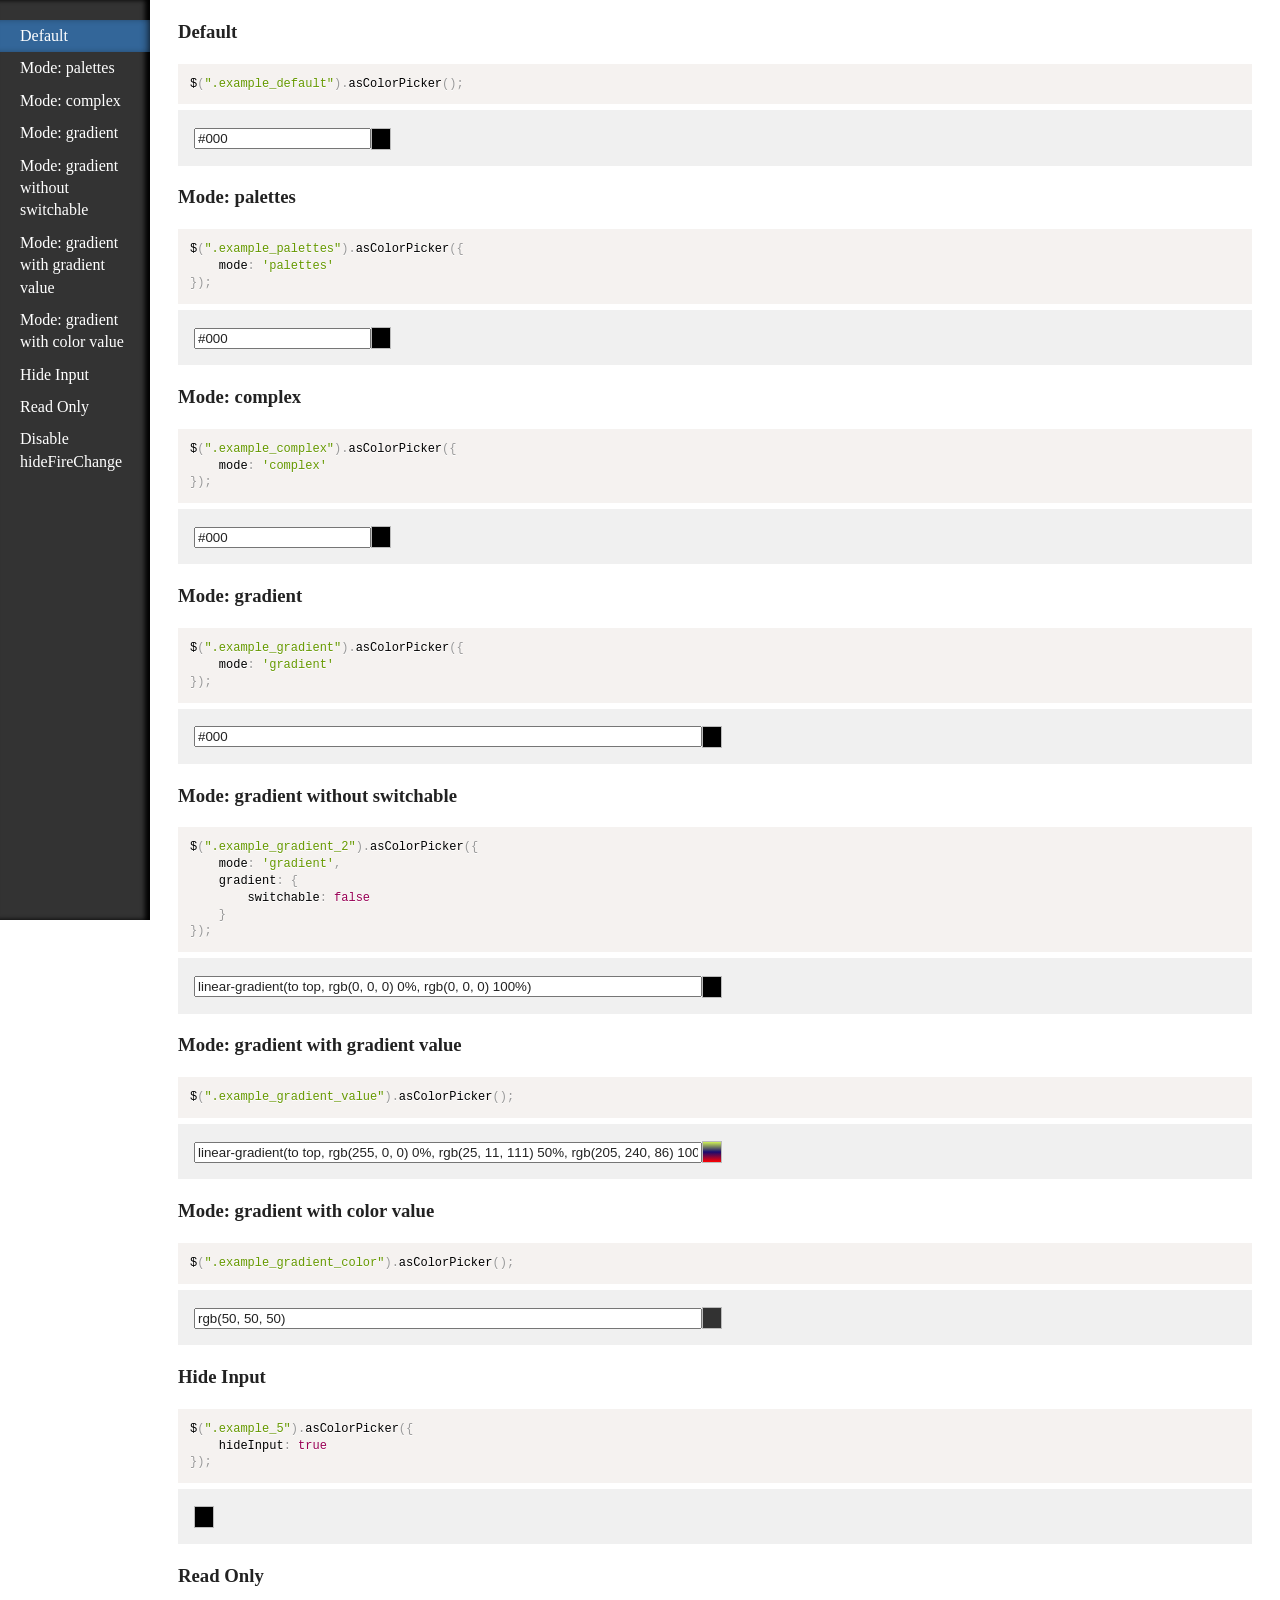
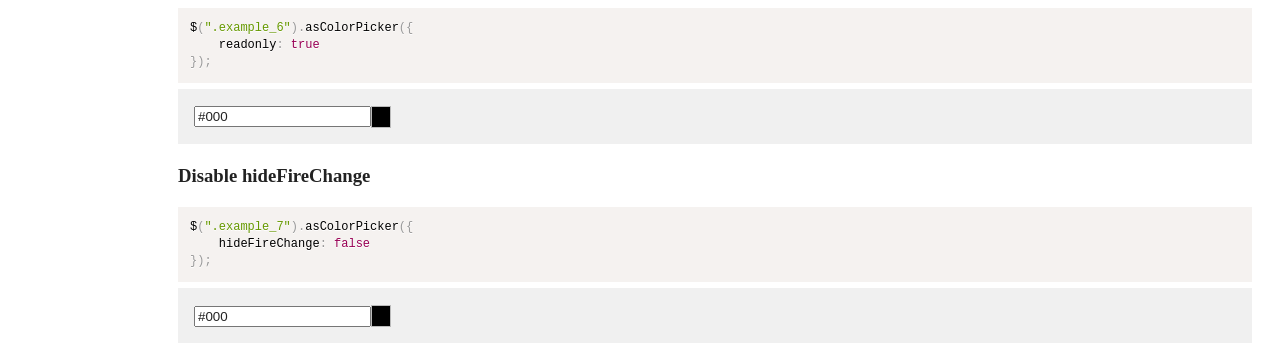
<file: wdadmin/assets/plugins/jquery-asColorPicker-master/demo/index.html>
<!DOCTYPE html>  
<!--[if lt IE 7]>      <html class="no-js lt-ie9 lt-ie8 lt-ie7"> <![endif]-->
<!--[if IE 7]>         <html class="no-js lt-ie9 lt-ie8"> <![endif]-->
<!--[if IE 8]>         <html class="no-js lt-ie9"> <![endif]-->
<!--[if gt IE 8]><!--> <html class="no-js"> <!--<![endif]-->
    <head>
        <meta charset="utf-8">
        <meta http-equiv="X-UA-Compatible" content="IE=edge,chrome=1">
        <title>asColorPicker</title>
        <meta name="description" content="">
        <meta name="viewport" content="width=device-width">

        <link rel="stylesheet" href="css/prism.css">
        <link rel="stylesheet" href="css/main.css">       
        <link rel="stylesheet" href="../css/asColorPicker.css">

        <script src="../libs/jquery.min.js"></script>
        <script src="js/jquery.toc.js"></script>
        <script src="js/prism.js"></script>

        <script src="../libs/jquery-asColor.js"></script>
		<script src="../libs/jquery-asGradient.js"></script>
        <script src="../src/core.js"></script>
        <script src="../src/trigger.js"></script>
        <script src="../src/alpha.js"></script>
        <script src="../src/buttons.js"></script>
        <script src="../src/gradient.js"></script>
        <script src="../src/hue.js"></script>
        <script src="../src/buttons.js"></script>
        <script src="../src/hex.js"></script>
        <script src="../src/info.js"></script>
        <script src="../src/keyboard.js"></script>
        <script src="../src/palettes.js"></script>
        <script src="../src/preview.js"></script>
        <script src="../src/saturation.js"></script>
        <script src="../src/clear.js"></script>
    </head>
<body>
<!--[if lt IE 7]>
    <p class="chromeframe">You are using an outdated browser. <a href="http://browsehappy.com/">Upgrade your browser today</a> or <a href="http://www.google.com/chromeframe/?redirect=true">install Google Chrome Frame</a> to better experience this site.</p>
<![endif]-->

<div id="toc"></div>
<div id="wrapper">
    <section>
        <h3>Default</h3>
        <pre class="has-example"><code class="language-javascript">
$(".example_default").asColorPicker();
        </code></pre>
        <div class="example">
            <input type='text' class="example_default" value="#000" />                
            <script>
                $(document).ready(function() {
                    $(".example_default").asColorPicker();
                });
            </script>
        </div>
    </section>

    <section>
        <h3>Mode: palettes</h3>
        <pre class="has-example"><code class="language-javascript">
$(".example_palettes").asColorPicker({
    mode: 'palettes'
});
        </code></pre>
        <div class="example">
            <input type='text' class="example_palettes" data-mode="palettes" value="#000" />                
            <script>
                $(document).ready(function() {
                    $(".example_palettes").asColorPicker();
                });
            </script>
        </div>
    </section>

    <section>
        <h3>Mode: complex</h3>
        <pre class="has-example"><code class="language-javascript">
$(".example_complex").asColorPicker({
    mode: 'complex'
});
        </code></pre>
        <div class="example">
            <input type='text' class="example_complex" data-mode="complex" value="#000" />                
            <script>
                $(document).ready(function() {
                    $(".example_complex").asColorPicker();
                });
            </script>
        </div>
    </section>

    <section>
        <h3>Mode: gradient</h3>
        <pre class="has-example"><code class="language-javascript">
$(".example_gradient").asColorPicker({
    mode: 'gradient'
});
        </code></pre>
        <div class="example">
            <input type='text' class="example_gradient" data-mode="gradient" value="#000" style="width: 500px" />                
            <script>
                $(document).ready(function() {
                    $(".example_gradient").asColorPicker();
                });
            </script>
        </div>
    </section>

    <section>
        <h3>Mode: gradient without switchable</h3>
        <pre class="has-example"><code class="language-javascript">
$(".example_gradient_2").asColorPicker({
    mode: 'gradient',
    gradient: {
        switchable: false
    }
});
        </code></pre>
        <div class="example">
            <input type='text' class="example_gradient_2" data-mode="gradient" value="#000" style="width: 500px" />                
            <script>
                $(document).ready(function() {
                    $(".example_gradient_2").asColorPicker({
                        gradient: {
                            switchable: false
                        }
                    });
                });
            </script>
        </div>
    </section>

    <section>
        <h3>Mode: gradient with gradient value</h3>
        <pre class="has-example"><code class="language-javascript">
$(".example_gradient_value").asColorPicker();
        </code></pre>
        <div class="example">
            <input type='text' class="example_gradient_value" data-mode="gradient" value="linear-gradient(0deg,#ff0000 0%,rgba(25,11,111,1) 50%,rgba(205,240,86,1) 100%)" style="width: 500px" />                
            <script>
                $(document).ready(function() {
                    $(".example_gradient_value").asColorPicker();
                });
            </script>
        </div>
    </section>

    <section>
        <h3>Mode: gradient with color value</h3>
        <pre class="has-example"><code class="language-javascript">
$(".example_gradient_color").asColorPicker();
        </code></pre>
        <div class="example">
            <input type='text' class="example_gradient_color" data-mode="gradient" value="rgb(50, 50, 50)" style="width: 500px" />                
            <script>
                $(document).ready(function() {
                    $(".example_gradient_color").asColorPicker();
                });
            </script>
        </div>
    </section>


    <section>
        <h3>Hide Input</h3>
        <pre class="has-example"><code class="language-javascript">
$(".example_5").asColorPicker({
    hideInput: true
});
        </code></pre>
        <div class="example">
            <input type='text' class="example_5" value="#000" />                
            <script>
                $(document).ready(function() {
                    $(".example_5").asColorPicker({
                        hideInput: true
                    });
                });
            </script>
        </div>
    </section>

    <section>
        <h3>Read Only</h3>
        <pre class="has-example"><code class="language-javascript">
$(".example_6").asColorPicker({
    readonly: true
});
        </code></pre>
        <div class="example">
            <input type='text' class="example_6" value="#000" />                
            <script>
                $(document).ready(function() {
                    $(".example_6").asColorPicker({
                        readonly: true
                    });
                });
            </script>
        </div>
    </section>
    <section>
        <h3>Disable hideFireChange</h3>
        <pre class="has-example"><code class="language-javascript">
$(".example_7").asColorPicker({
    hideFireChange: false
});
        </code></pre>
        <div class="example">
            <input type='text' class="example_7" value="#000" />                
            <script>
                $(document).ready(function() {
                    $(".example_7").asColorPicker({
                        hideFireChange: false
                    });
                });
            </script>
        </div>
    </section>
</div>

<script>
(function(){
    $('#toc').toc();
    })();
</script>
</body>
</html>
</file>
<file: wdadmin/assets/plugins/jquery-asColorPicker-master/demo/css/prism.css>
/**
 * prism.js default theme for JavaScript, CSS and HTML
 * Based on dabblet (http://dabblet.com)
 * @author Lea Verou
 */

code[class*="language-"],
pre[class*="language-"] {
	color: black;
	text-shadow: 0 1px white;
	font-family: Consolas, Monaco, 'Andale Mono', monospace;
	direction: ltr;
	text-align: left;
	white-space: pre;
	word-spacing: normal;
	
	-moz-tab-size: 4;
	-o-tab-size: 4;
	tab-size: 4;
	
	-webkit-hyphens: none;
	-moz-hyphens: none;
	-ms-hyphens: none;
	hyphens: none;
}

/* Code blocks */
pre[class*="language-"] {
	padding: 1em;
	margin: .5em 0;
	overflow: auto;	
}

:not(pre) > code[class*="language-"],
pre[class*="language-"] {
	background: #f5f2f0;
}

/* Inline code */
:not(pre) > code[class*="language-"] {
	padding: .1em;
	border-radius: .3em;
}

.token.comment,
.token.prolog,
.token.doctype,
.token.cdata {
	color: slategray;
}

.token.punctuation {
	color: #999;
}

.namespace {
	opacity: .7;
}

.token.property,
.token.tag,
.token.boolean,
.token.number {
	color: #905;
}

.token.selector,
.token.attr-name,
.token.string {
	color: #690;
}

.token.operator,
.token.entity,
.token.url,
.language-css .token.string,
.style .token.string {
	color: #a67f59;
	background: hsla(0,0%,100%,.5);
}

.token.atrule,
.token.attr-value,
.token.keyword {
	color: #07a;
}


.token.regex,
.token.important {
	color: #e90;
}

.token.important {
	font-weight: bold;
}

.token.entity {
	cursor: help;
}
</file>
<file: wdadmin/assets/plugins/jquery-asColorPicker-master/demo/css/main.css>
/*
 * HTML5 Boilerplate
 *
 * What follows is the result of much research on cross-browser styling.
 * Credit left inline and big thanks to Nicolas Gallagher, Jonathan Neal,
 * Kroc Camen, and the H5BP dev community and team.
 */

/* ==========================================================================
   Base styles: opinionated defaults
   ========================================================================== */

html,
button,
input,
select,
textarea {
    color: #222;
}

body {
    font-size: 1em;
    line-height: 1.4;
}

/*
 * Remove text-shadow in selection highlight: h5bp.com/i
 * These selection declarations have to be separate.
 * Customize the background color to match your design.
 */

::-moz-selection {
    background: #b3d4fc;
    text-shadow: none;
}

::selection {
    background: #b3d4fc;
    text-shadow: none;
}

/*
 * A better looking default horizontal rule
 */

hr {
    display: block;
    height: 1px;
    border: 0;
    border-top: 1px solid #ccc;
    margin: 1em 0;
    padding: 0;
}

/*
 * Remove the gap between images and the bottom of their containers: h5bp.com/i/440
 */

img {
    vertical-align: middle;
}

/*
 * Remove default fieldset styles.
 */

fieldset {
    border: 0;
    margin: 0;
    padding: 0;
}

/*
 * Allow only vertical resizing of textareas.
 */

textarea {
    resize: vertical;
}

/* ==========================================================================
   Chrome Frame prompt
   ========================================================================== */

.chromeframe {
    margin: 0.2em 0;
    background: #ccc;
    color: #000;
    padding: 0.2em 0;
}

/* ==========================================================================
   Author's custom styles
   ========================================================================== */
#toc {
    top: 0px;
    left: 0px;
    height: 100%;
    position: fixed;
    background: #333;
    box-shadow: inset -5px 0 5px 0px #000;
    width: 150px;
    padding-top: 20px;
    color: #fff;
}

#toc ul {
    margin: 0;
    padding: 0;
    list-style: none;
}

#toc li {
    padding: 5px 10px;
}

#toc a {
    color: #fff;
    text-decoration: none;
    display: block;
}

#toc .toc-h2 {
    padding-left: 10px;
}

#toc .toc-h3 {
    padding-left: 20px;
}

#toc .toc-active {
    background: #336699;
    box-shadow: inset -5px 0px 10px -5px #000;
}

#wrapper {
    margin: 0 20px 0 170px;
}
code, pre {
    font-size: 12px;
}


.example {
    background-color: #f0f0f0;
    margin-top: 0;
    padding: 1em;
}



/* positons */
.position_tooltip,.show {
    margin: 0.5em;
    background: #ddddff;
    padding: 10px;
    cursor: default;
    float:left;
    width: 100px;
    text-align: center;
}
.show {
    width: auto;
}
.trace {
    width: 200px;
    height: 100px;
}
.positon_wrap {
    overflow: hidden;
}
.position_tooltip:nth-child(3n+1){
    clear:left;
}








/* ==========================================================================
   Helper classes
   ========================================================================== */

/*
 * Image replacement
 */

.ir {
    background-color: transparent;
    border: 0;
    overflow: hidden;
    /* IE 6/7 fallback */
    *text-indent: -9999px;
}

.ir:before {
    content: "";
    display: block;
    width: 0;
    height: 100%;
}

/*
 * Hide from both screenreaders and browsers: h5bp.com/u
 */

.hidden {
    display: none !important;
    visibility: hidden;
}

/*
 * Hide only visually, but have it available for screenreaders: h5bp.com/v
 */

.visuallyhidden {
    border: 0;
    clip: rect(0 0 0 0);
    height: 1px;
    margin: -1px;
    overflow: hidden;
    padding: 0;
    position: absolute;
    width: 1px;
}

/*
 * Extends the .visuallyhidden class to allow the element to be focusable
 * when navigated to via the keyboard: h5bp.com/p
 */

.visuallyhidden.focusable:active,
.visuallyhidden.focusable:focus {
    clip: auto;
    height: auto;
    margin: 0;
    overflow: visible;
    position: static;
    width: auto;
}

/*
 * Hide visually and from screenreaders, but maintain layout
 */

.invisible {
    visibility: hidden;
}

/*
 * Clearfix: contain floats
 *
 * For modern browsers
 * 1. The space content is one way to avoid an Opera bug when the
 *    `contenteditable` attribute is included anywhere else in the document.
 *    Otherwise it causes space to appear at the top and bottom of elements
 *    that receive the `clearfix` class.
 * 2. The use of `table` rather than `block` is only necessary if using
 *    `:before` to contain the top-margins of child elements.
 */

.clearfix:before,
.clearfix:after {
    content: " "; /* 1 */
    display: table; /* 2 */
}

.clearfix:after {
    clear: both;
}

/*
 * For IE 6/7 only
 * Include this rule to trigger hasLayout and contain floats.
 */

.clearfix {
    *zoom: 1;
}

/* ==========================================================================
   EXAMPLE Media Queries for Responsive Design.
   Theses examples override the primary ('mobile first') styles.
   Modify as content requires.
   ========================================================================== */

@media only screen and (min-width: 35em) {
    /* Style adjustments for viewports that meet the condition */
}

@media only screen and (-webkit-min-device-pixel-ratio: 1.5),
       only screen and (min-resolution: 144dpi) {
    /* Style adjustments for high resolution devices */
}

/* ==========================================================================
   Print styles.
   Inlined to avoid required HTTP connection: h5bp.com/r
   ========================================================================== */

@media print {
    * {
        background: transparent !important;
        color: #000 !important; /* Black prints faster: h5bp.com/s */
        box-shadow:none !important;
        text-shadow: none !important;
    }

    a,
    a:visited {
        text-decoration: underline;
    }

    a[href]:after {
        content: " (" attr(href) ")";
    }

    abbr[title]:after {
        content: " (" attr(title) ")";
    }

    /*
     * Don't show links for images, or javascript/internal links
     */

    .ir a:after,
    a[href^="javascript:"]:after,
    a[href^="#"]:after {
        content: "";
    }

    pre,
    blockquote {
        border: 1px solid #999;
        page-break-inside: avoid;
    }

    thead {
        display: table-header-group; /* h5bp.com/t */
    }

    tr,
    img {
        page-break-inside: avoid;
    }

    img {
        max-width: 100% !important;
    }

    @page {
        margin: 0.5cm;
    }

    p,
    h2,
    h3 {
        orphans: 3;
        widows: 3;
    }

    h2,
    h3 {
        page-break-after: avoid;
    }
}
</file>
<file: wdadmin/assets/plugins/jquery-asColorPicker-master/css/asColorPicker.css>
.asColorPicker-wrap {
  position: relative;
  display: table;
}
.asColorPicker_hideInput {
  display: none;
}
.asColorPicker_hideInput .asColorPicker-clear {
  display: none;
}
.asColorPicker-dropdown {
  -webkit-user-select: none;
     -moz-user-select: none;
      -ms-user-select: none;
          user-select: none;
  display: none;
  position: absolute;
  z-index: 9999;
}
.asColorPicker-dropdown * {
  margin: 0;
  padding: 0;
}
.asColorPicker_open {
  display: block;
}
.asColorPicker-mask {
  position: fixed;
  top: 0;
  left: 0;
  width: 100%;
  height: 100%;
  z-index: 9998;
}
.asColorPicker-trigger {
  display: inline-block;
  position: relative;
}
.asColorPicker-trigger {
  cursor: pointer;
  width: 18px;
  height: 20px;
  background-image: url('../images/transparent.png');
}
.asColorPicker-trigger span {
  width: 100%;
  height: 100%;
  display: inline-block;
}
.asColorPicker-input,
.asColorPicker-trigger {
  vertical-align: middle;
}
.asColorPicker-clear {
  display: none;
  position: absolute;
  top: 0;
  right: 26px;
  color: #777;
  text-decoration: none;
}
.asColorPicker-clear:after {
  content: 'x';
}
.asColorPicker-wrap:hover .asColorPicker-clear {
  display: inline-block;
}
.asColorPicker-preview {
  float: left;
  list-style: none;
}
.asColorPicker-preview li {
  background-image: url('../images/transparent.png');
  vertical-align: top;
  display: inline-block;
  *display: inline;
  *zoom: 1;
}
.asColorPicker-preview li span {
  height: 100%;
  display: block;
}
.asColorPicker-preview-previous {
  cursor: pointer;
}
.asColorPicker-palettes ul {
  display: block;
}
.asColorPicker-palettes ul:before,
.asColorPicker-palettes ul:after {
  content: "";
  display: table;
}
.asColorPicker-palettes ul:after {
  clear: both;
}
.asColorPicker-palettes li {
  background-image: url('../images/transparent.png');
  display: block;
  float: left;
  text-indent: 100%;
  white-space: nowrap;
  overflow: hidden;
  cursor: pointer;
}
.asColorPicker-palettes li span {
  height: 100%;
  display: block;
}
.asColorPicker-saturation {
  clear: both;
  position: relative;
  display: inline-block;
  *display: inline;
  *zoom: 1;
  width: 175px;
  height: 175px;
  background-image: url("../images/saturation.png");
}
.asColorPicker-saturation i {
  position: absolute;
}
.asColorPicker-hue,
.asColorPicker-alpha {
  cursor: pointer;
  position: relative;
  display: inline-block;
  *display: inline;
  *zoom: 1;
  width: 20px;
  height: 175px;
}
.asColorPicker-hue i,
.asColorPicker-alpha i {
  position: absolute;
  cursor: row-resize;
}
.asColorPicker-hue {
  background-image: url('../images/hue.png');
}
.asColorPicker-alpha {
  background-image: url('../images/alpha.png');
}
.asColorPicker-buttons a,
.asColorPicker-gradient-control a {
  text-decoration: none;
  cursor: pointer;
}
.asColorPicker-gradient {
  display: none;
}
.asColorPicker-gradient_enable {
  display: block;
}
.asColorPicker-gradient-preview {
  float: left;
  height: 20px;
}
.asColorPicker-gradient-markers {
  position: relative;
  width: 100%;
}
.asColorPicker-gradient-marker {
  position: absolute;
  outline: none;
}
.asColorPicker-gradient-wheel {
  float: left;
  position: relative;
  border: 1px solid #bbbbbb;
  border-radius: 100%;
  width: 20px;
  height: 20px;
}
.asColorPicker-gradient-wheel i {
  width: 3px;
  height: 3px;
  position: absolute;
  border-radius: 100%;
}
.asColorPicker-gradient-angle {
  float: left;
}
.asColorPicker-dropdown {
  background: #fefefe;
  padding: 10px;
  border: 1px solid #bbbbbb;
  min-width: 205px;
  max-width: 235px;
}
[data-mode="palettes"] .asColorPicker-dropdown {
  min-width: auto;
  max-width: auto;
}
.asColorPicker-trigger {
  border: 1px solid #bbbbbb;
}
.asColorPicker-saturation {
  -webkit-box-shadow: inset 0 0 0 1px rgba(0, 0, 0, 0.05);
          box-shadow: inset 0 0 0 1px rgba(0, 0, 0, 0.05);
}
.asColorPicker-saturation i {
  width: 5px;
  height: 5px;
  margin-left: -2px;
  margin-top: -2px;
  border-radius: 100%;
  border: 2px
			solid #fff;
}
.asColorPicker-hue,
.asColorPicker-alpha {
  margin-left: 10px;
  -webkit-box-shadow: inset 0 0 0 1px rgba(0, 0, 0, 0.05);
          box-shadow: inset 0 0 0 1px rgba(0, 0, 0, 0.05);
}
.asColorPicker-hue i,
.asColorPicker-alpha i {
  width: 20px;
  height: 2px;
  margin-top: -2px;
  left: -2px;
  border: 2px solid #fff;
}
.asColorPicker-preview {
  position: relative;
  height: 33px;
  margin-bottom: 10px;
  margin-right: 10px;
}
.asColorPicker-preview:after {
  position: absolute;
  top: 0;
  left: 0;
  width: 100%;
  height: 100%;
  -webkit-box-shadow: inset 0 0 0 1px rgba(0, 0, 0, 0.05);
          box-shadow: inset 0 0 0 1px rgba(0, 0, 0, 0.05);
  content: '';
  pointer-events: none;
}
.asColorPicker-preview li {
  width: 48px;
  height: 33px;
}
.asColorPicker-hex {
  width: 100px;
  border-color: rgba(0, 0, 0, 0.05);
}
.asColorPicker-palettes li {
  width: 21px;
  height: 15px;
  margin-right: 6px;
  margin-bottom: 3px;
}
.asColorPicker-palettes li span {
  -webkit-box-sizing: border-box;
          box-sizing: border-box;
  border: 1px solid rgba(0, 0, 0, 0.05);
}
.asColorPicker-palettes li:nth-child(5n) {
  margin-right: 0;
}
[data-mode="palettes"] .asColorPicker-palettes li:nth-child(5n) {
  margin-right: 6px;
}
.asColorPicker-buttons,
.asColorPicker-gradient-control {
  float: right;
}
.asColorPicker-buttons a,
.asColorPicker-gradient-control a {
  margin-left: 5px;
}
.asColorPicker-gradient {
  margin-top: 10px;
  padding-top: 20px;
  border-top: 1px solid rgba(0, 0, 0, 0.05);
}
.asColorPicker-gradient-preview {
  position: relative;
  width: 160px;
  border: 1px solid rgba(0, 0, 0, 0.05);
}
.asColorPicker-gradient-preview:after {
  position: absolute;
  top: 0;
  left: 0;
  width: 100%;
  height: 100%;
  background-image: url('../images/transparent.png');
  content: '';
  z-index: -1;
}
.asColorPicker-gradient-markers {
  top: -16px;
  width: 160px;
  height: 16px;
  display: block;
  list-style: none;
  margin: 0;
  padding: 0;
}
.asColorPicker-gradient-marker {
  width: 10px;
  height: 10px;
  margin-left: -6px;
  border: 1px solid #bbbbbb;
  background: #fff;
}
.asColorPicker-gradient-marker span {
  display: block;
  width: 100%;
  height: 100%;
}
.asColorPicker-gradient-marker i {
  position: absolute;
  left: 2px;
  bottom: -3px;
  width: 4px;
  height: 4px;
  border: 1px solid transparent;
  border-right-color: rgba(0, 0, 0, 0.05);
  border-bottom-color: rgba(0, 0, 0, 0.05);
  background: #fff;
  -webkit-transform: rotate(45deg);
  -ms-transform: rotate(45deg);
   -o-transform: rotate(45deg);
      transform: rotate(45deg);
}
.asColorPicker-gradient-marker_active {
  border: 2px solid #41a9e5;
  z-index: 1;
}
.asColorPicker-gradient-marker_active i {
  left: 1px;
  border: 2px solid transparent;
  border-right-color: #41a9e5;
  border-bottom-color: #41a9e5;
}
.asColorPicker-gradient-wheel {
  margin-left: 10px;
}
.asColorPicker-gradient-wheel i {
  background-color: #888888;
}
.asColorPicker-gradient-angle {
  margin-left: 10px;
  width: 24px;
}
</file>
